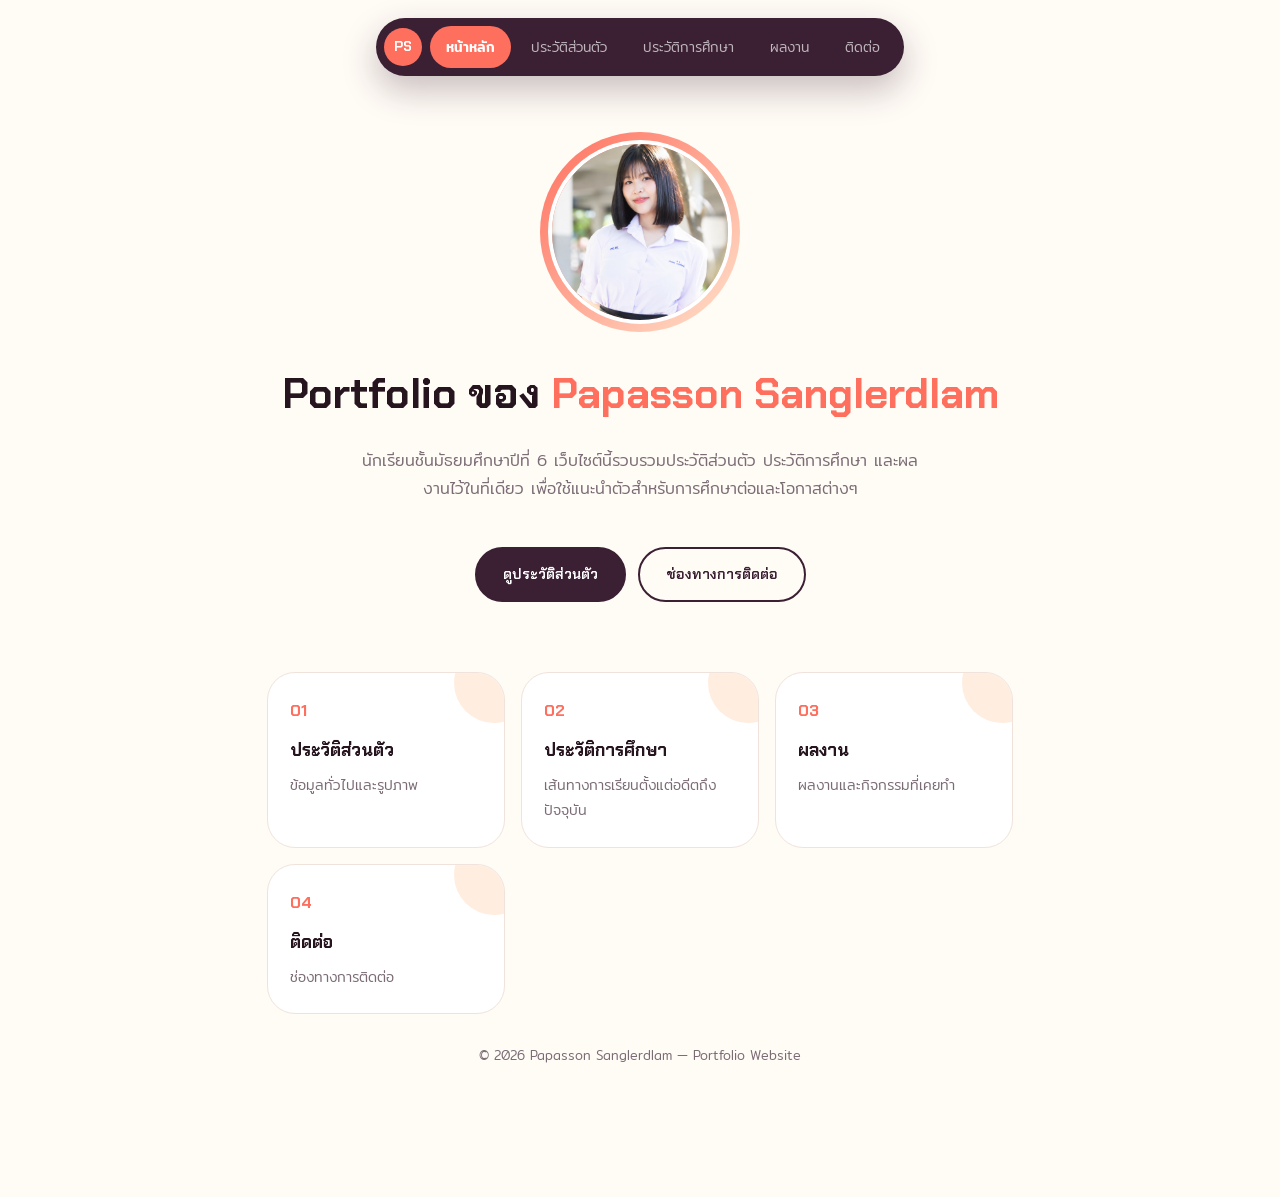
<file: index.html>
<!DOCTYPE html>
<html lang="th">
<head>
<meta charset="UTF-8">
<meta name="viewport" content="width=device-width, initial-scale=1.0">
<title>Portfolio ของ Papasson Sanglerdlam</title>
<link rel="stylesheet" href="style.css">
</head>
<body>

<div class="navwrap">
  <nav class="pillnav">
    <span class="logo">PS</span>
    <a href="index.html" aria-current="page">หน้าหลัก</a>
    <a href="personal.html">ประวัติส่วนตัว</a>
    <a href="education.html">ประวัติการศึกษา</a>
    <a href="activities.html">ผลงาน</a>
    <a href="contact.html">ติดต่อ</a>
  </nav>
</div>

<main>
  <section class="hero">
    <div class="hero-photo-frame">
      <!-- เปลี่ยนรูปได้ที่ personal.html ด้วย -->
      <img class="hero-photo" src="images/ภาพเพรช.png" alt="รูป Papasson Sanglerdlam">
    </div>
    <h1>Portfolio ของ <span class="accent">Papasson Sanglerdlam</span></h1>
    <p class="lede">นักเรียนชั้นมัธยมศึกษาปีที่ 6 เว็บไซต์นี้รวบรวมประวัติส่วนตัว ประวัติการศึกษา และผลงานไว้ในที่เดียว เพื่อใช้แนะนำตัวสำหรับการศึกษาต่อและโอกาสต่างๆ</p>
    <div class="hero-cta">
      <a href="personal.html" class="btn btn-solid">ดูประวัติส่วนตัว</a>
      <a href="contact.html" class="btn btn-ghost">ช่องทางการติดต่อ</a>
    </div>
  </section>

  <section>
    <div class="quick-row">
      <a class="quick-card" href="personal.html">
        <span class="qnum">01</span>
        <h3>ประวัติส่วนตัว</h3>
        <p>ข้อมูลทั่วไปและรูปภาพ</p>
      </a>
      <a class="quick-card" href="education.html">
        <span class="qnum">02</span>
        <h3>ประวัติการศึกษา</h3>
        <p>เส้นทางการเรียนตั้งแต่อดีตถึงปัจจุบัน</p>
      </a>
      <a class="quick-card" href="activities.html">
        <span class="qnum">03</span>
        <h3>ผลงาน</h3>
        <p>ผลงานและกิจกรรมที่เคยทำ</p>
      </a>
      <a class="quick-card" href="contact.html">
        <span class="qnum">04</span>
        <h3>ติดต่อ</h3>
        <p>ช่องทางการติดต่อ</p>
      </a>
    </div>
  </section>

  <footer>&copy; 2026 Papasson Sanglerdlam — Portfolio Website</footer>
</main>

<script src="script.js"></script>
</body>
</html>
</file>
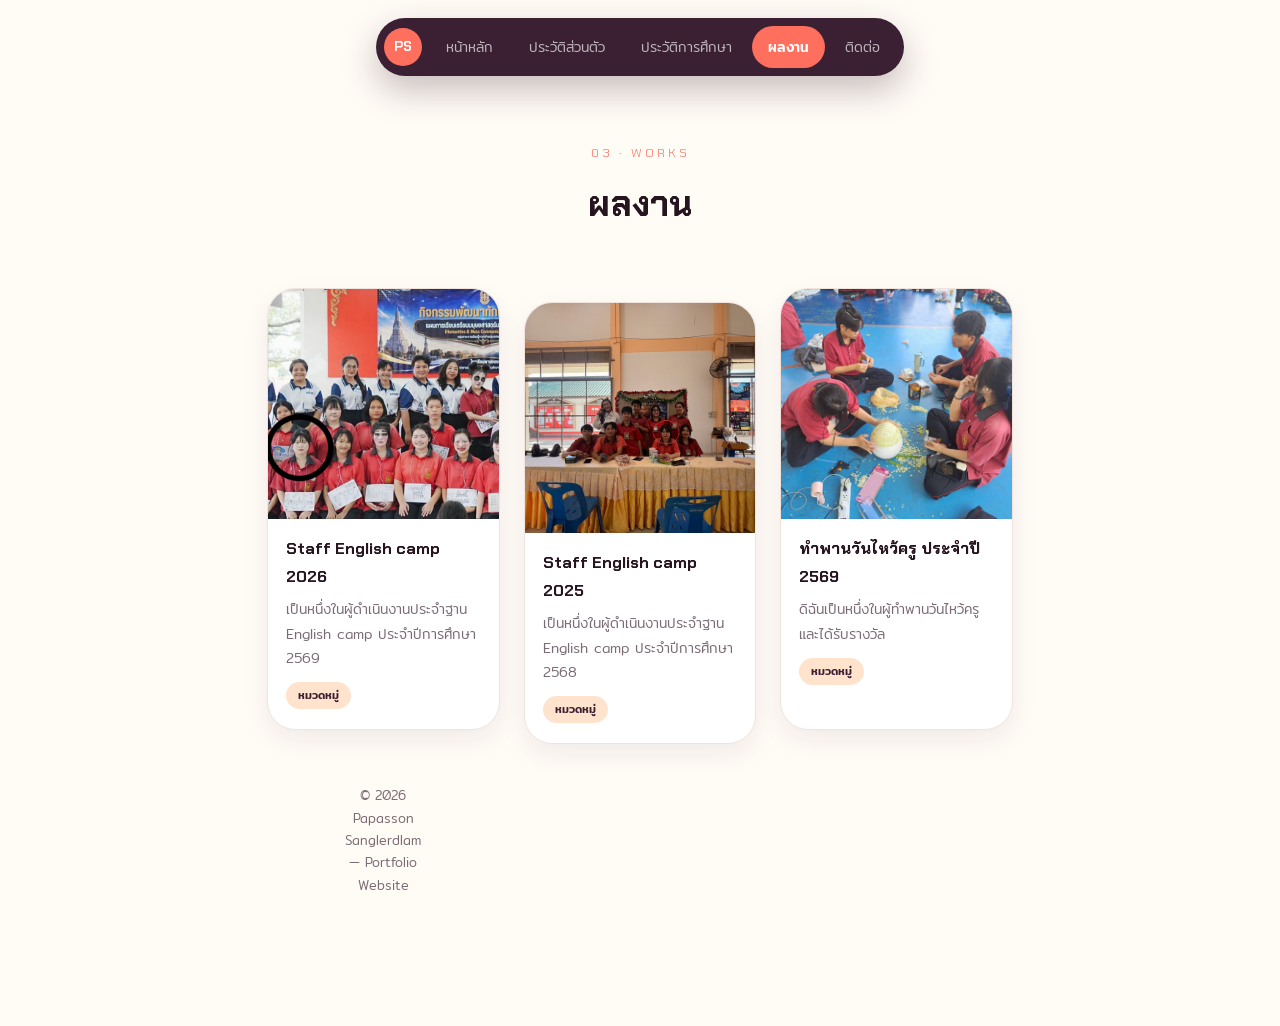
<file: activities.html>
<!DOCTYPE html>
<html lang="th">
<head>
<meta charset="UTF-8">
<meta name="viewport" content="width=device-width, initial-scale=1.0">
<title>ผลงาน | Papasson Sanglerdlam</title>
<link rel="stylesheet" href="style.css">
</head>
<body>

<div class="navwrap">
  <nav class="pillnav">
    <span class="logo">PS</span>
    <a href="index.html">หน้าหลัก</a>
    <a href="personal.html">ประวัติส่วนตัว</a>
    <a href="education.html">ประวัติการศึกษา</a>
    <a href="activities.html" aria-current="page">ผลงาน</a>
    <a href="contact.html">ติดต่อ</a>
  </nav>
</div>

<main>
  <header class="page-header">
    <span class="eyebrow">03 · Works</span>
    <h1>ผลงาน</h1>
  </header>

  <div class="work-grid">
    <!-- คัดลอกบล็อก .work-card ทั้งก้อนเพื่อเพิ่มผลงานใหม่ -->
    <div class="work-card">
      <div class="work-thumb">
        <img src="images/กิจกรรม 1.png" alt="ผลงานที่ 1">
      </div>
      <div class="work-body">
        <h3>Staff English camp 2026</h3>
        <p>เป็นหนึ่งในผู้ดำเนินงานประจำฐาน English camp ประจำปีการศึกษา 2569</p>
        <span class="work-tag">หมวดหมู่</span>
      </div>
    </div>

    <div class="work-card">
      <div class="work-thumb">
        <img src="images/กิจกรรม 2.png" alt="ผลงานที่ 2">
      </div>
      <div class="work-body">
        <h3>Staff English camp 2025</h3>
        <p>เป็นหนึ่งในผู้ดำเนินงานประจำฐาน English camp ประจำปีการศึกษา 2568</p>
        <span class="work-tag">หมวดหมู่</span>
      </div>
    </div>

    <div class="work-card">
      <div class="work-thumb">
        <img src="images/กิจกรรม 3.png" alt="ผลงานที่ 3">
      </div>
      <div class="work-body">
        <h3>ทำพานวันไหว้ครู ประจำปี 2569</h3>
        <p>ดิฉันเป็นหนึ่งในผู้ทำพานวันไหว้ครู และได้รับรางวัล</p>
        <span class="work-tag">หมวดหมู่</span>
      </div>
    </div>
  <footer>&copy; 2026 Papasson Sanglerdlam — Portfolio Website</footer>
</main>

<script src="script.js"></script>
</body>
</html>
</file>
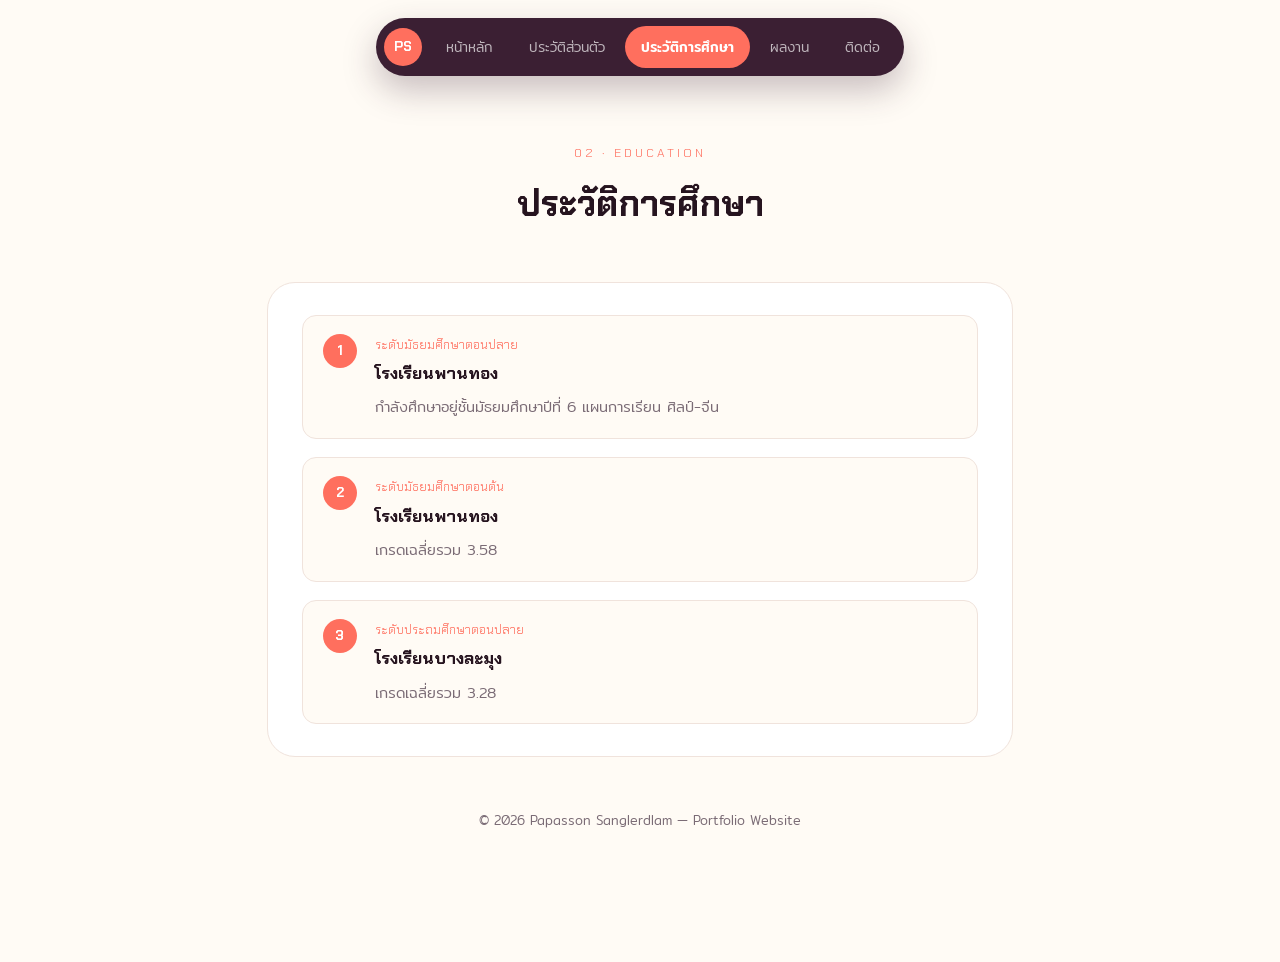
<file: education.html>
<!DOCTYPE html>
<html lang="th">
<head>
<meta charset="UTF-8">
<meta name="viewport" content="width=device-width, initial-scale=1.0">
<title>ประวัติการศึกษา | Papasson Sanglerdlam</title>
<link rel="stylesheet" href="style.css">
</head>
<body>

<div class="navwrap">
  <nav class="pillnav">
    <span class="logo">PS</span>
    <a href="index.html">หน้าหลัก</a>
    <a href="personal.html">ประวัติส่วนตัว</a>
    <a href="education.html" aria-current="page">ประวัติการศึกษา</a>
    <a href="activities.html">ผลงาน</a>
    <a href="contact.html">ติดต่อ</a>
  </nav>
</div>

<main>
  <header class="page-header">
    <span class="eyebrow">02 · Education</span>
    <h1>ประวัติการศึกษา</h1>
  </header>

  <div class="panel">
    <!-- แก้ปี ชื่อโรงเรียน และรายละเอียดในแต่ละ <li> ให้ตรงกับของจริง -->
    <ul class="timeline">
      <li>
        <span class="dot">1</span>
        <div>
          <span class="year">ระดับมัธยมศึกษาตอนปลาย</span>
          <h3>โรงเรียนพานทอง</h3>
          <p>กำลังศึกษาอยู่ชั้นมัธยมศึกษาปีที่ 6 แผนการเรียน ศิลป์-จีน</p>
        </div>
      </li>
      <li>
        <span class="dot">2</span>
        <div>
          <span class="year">ระดับมัธยมศึกษาตอนต้น</span>
          <h3>โรงเรียนพานทอง</h3>
          <p>เกรดเฉลี่ยรวม 3.58</p>
        </div>
      </li>
      <li>
        <span class="dot">3</span>
        <div>
          <span class="year">ระดับประถมศึกษาตอนปลาย</span>
          <h3>โรงเรียนบางละมุง</h3>
          <p>เกรดเฉลี่ยรวม 3.28</p>
        </div>
      </li>
    </ul>
  </div>

  <footer>&copy; 2026 Papasson Sanglerdlam — Portfolio Website</footer>
</main>

<script src="script.js"></script>
</body>
</html>
</file>
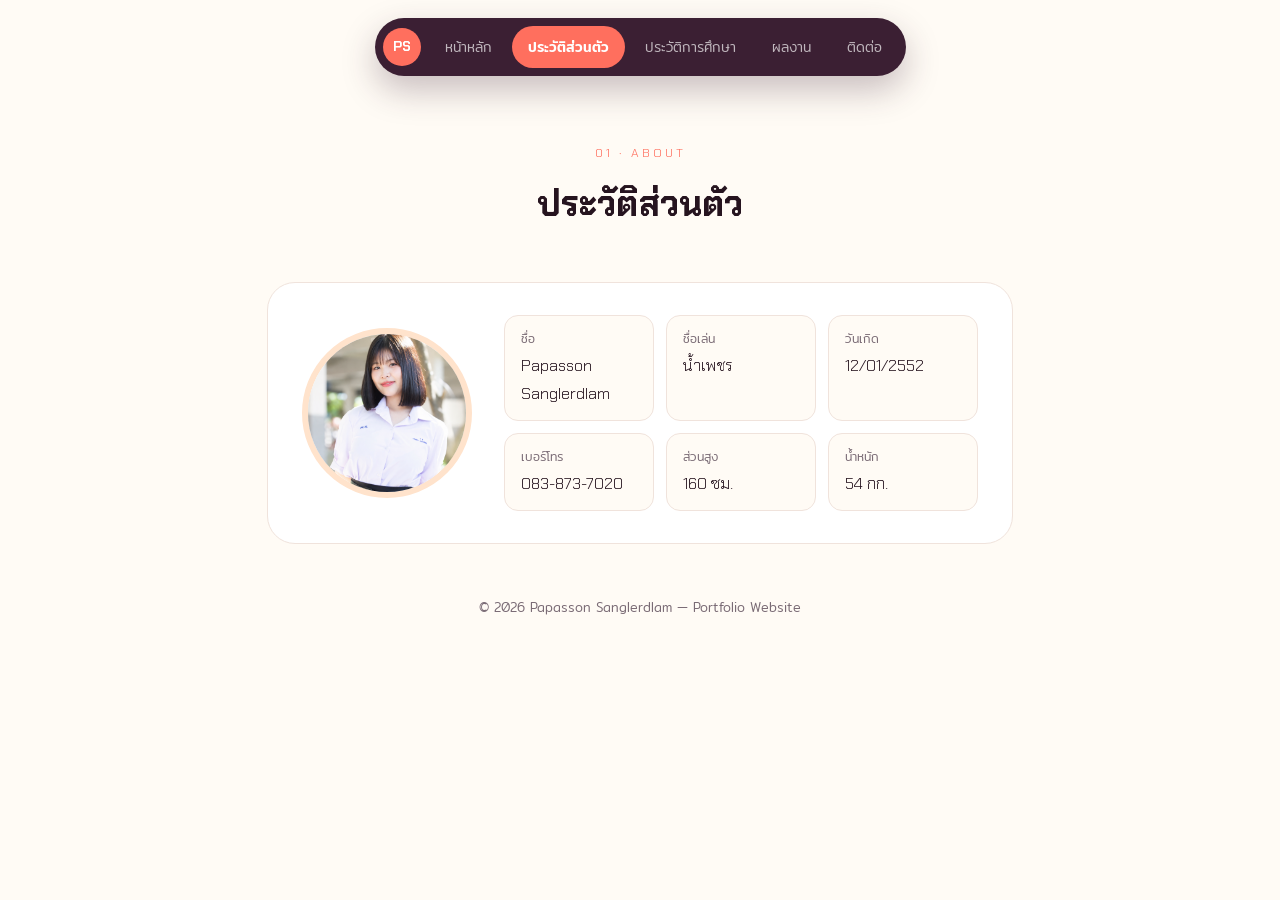
<file: personal.html>
<!DOCTYPE html>
<html lang="th">
<head>
<meta charset="UTF-8">
<meta name="viewport" content="width=device-width, initial-scale=1.0">
<title>ประวัติส่วนตัว | Papasson Sanglerdlam</title>
<link rel="stylesheet" href="style.css">
</head>
<body>

<div class="navwrap">
  <nav class="pillnav">
    <span class="logo">PS</span>
    <a href="index.html">หน้าหลัก</a>
    <a href="personal.html" aria-current="page">ประวัติส่วนตัว</a>
    <a href="education.html">ประวัติการศึกษา</a>
    <a href="activities.html">ผลงาน</a>
    <a href="contact.html">ติดต่อ</a>
  </nav>
</div>

<main>
  <header class="page-header">
    <span class="eyebrow">01 · About</span>
    <h1>ประวัติส่วนตัว</h1>
  </header>

  <div class="panel">
    <div class="about-block">
      <!-- รูปโปรไฟล์: วางไฟล์ไว้ในโฟลเดอร์ images/ แล้วแก้ src ด้านล่างได้เลย -->
      <img class="about-photo" src="images/ภาพเพรช.png" alt="รูป Papasson Sanglerdlam">

      <div class="stat-list">
        <div class="stat-chip"><div class="k">ชื่อ</div><div class="v">Papasson Sanglerdlam</div></div>
        <div class="stat-chip"><div class="k">ชื่อเล่น</div><div class="v">น้ำเพชร</div></div>
        <div class="stat-chip"><div class="k">วันเกิด</div><div class="v">12/01/2552</div></div>
        <div class="stat-chip"><div class="k">เบอร์โทร</div><div class="v">083-873-7020</div></div>
        <div class="stat-chip"><div class="k">ส่วนสูง</div><div class="v">160 ซม.</div></div>
        <div class="stat-chip"><div class="k">น้ำหนัก</div><div class="v">54 กก.</div></div>
      </div>
    </div>
  </div>

  <footer>&copy; 2026 Papasson Sanglerdlam — Portfolio Website</footer>
</main>

<script src="script.js"></script>
</body>
</html>
</file>
<file: style.css>
@import url('https://fonts.googleapis.com/css2?family=Chakra+Petch:wght@400;500;600;700&family=Mitr:wght@300;400;500&display=swap');

:root {
  --plum: #3B1F33;
  --plum-deep: #26141F;
  --coral: #FF6F5E;
  --coral-soft: #FFB199;
  --peach: #FFE3CC;
  --bg: #FFFBF5;
  --panel: #FFFFFF;
  --ink: #241A22;
  --ink-soft: #7A6B75;
  --border: #F0E3DC;
  --r-lg: 28px;
  --r-sm: 14px;
}

* { box-sizing: border-box; }
html { scroll-behavior: smooth; }

body {
  margin: 0;
  background: var(--bg);
  color: var(--ink);
  font-family: 'Mitr', sans-serif;
  font-weight: 300;
  line-height: 1.75;
}

h1, h2, h3 { font-family: 'Chakra Petch', sans-serif; color: var(--plum-deep); margin: 0; }
a { color: inherit; text-decoration: none; }

/* ---------- Floating pill navbar ---------- */
.navwrap {
  position: sticky;
  top: 18px;
  z-index: 60;
  display: flex;
  justify-content: center;
  padding: 0 4vw;
  margin-bottom: 10px;
}

.pillnav {
  display: flex;
  align-items: center;
  gap: 4px;
  background: var(--plum);
  border-radius: 999px;
  padding: 8px;
  box-shadow: 0 14px 34px rgba(59,31,51,0.28);
  max-width: 100%;
  overflow-x: auto;
}

.pillnav .logo {
  width: 38px;
  height: 38px;
  border-radius: 50%;
  background: var(--coral);
  color: #fff;
  font-family: 'Chakra Petch', sans-serif;
  font-weight: 700;
  font-size: 0.85rem;
  display: flex;
  align-items: center;
  justify-content: center;
  flex-shrink: 0;
  margin-right: 4px;
}

.pillnav a {
  padding: 9px 16px;
  border-radius: 999px;
  font-size: 0.86rem;
  color: rgba(255,255,255,0.68);
  white-space: nowrap;
  transition: background 0.2s, color 0.2s;
}

.pillnav a:hover { color: #fff; }

.pillnav a[aria-current="page"] {
  background: var(--coral);
  color: #fff;
  font-weight: 500;
}

main {
  max-width: 900px;
  margin: 0 auto;
  padding: 30px 6vw 80px;
}

.page-header {
  text-align: center;
  margin: 40px 0 46px;
}

.eyebrow {
  font-family: 'Chakra Petch', sans-serif;
  font-size: 0.78rem;
  letter-spacing: 3px;
  color: var(--coral);
  text-transform: uppercase;
}

.page-header h1 { font-size: 2.2rem; margin-top: 8px; }

/* ---------- Hero (index) ---------- */
.hero {
  display: flex;
  flex-direction: column;
  align-items: center;
  text-align: center;
  padding: 34px 0 50px;
}

.hero-photo-frame {
  width: 200px;
  height: 200px;
  border-radius: 50%;
  padding: 8px;
  background: linear-gradient(135deg, var(--coral), var(--peach));
  margin-bottom: 26px;
}

.hero-photo {
  width: 100%;
  height: 100%;
  border-radius: 50%;
  object-fit: cover;
  background: var(--panel);
  border: 4px solid #fff;
}

.hero h1 { font-size: clamp(1.9rem, 5vw, 2.6rem); }
.hero .accent { color: var(--coral); }

.hero p.lede {
  color: var(--ink-soft);
  margin-top: 16px;
  max-width: 48ch;
}

.hero-cta { margin-top: 28px; display: flex; gap: 12px; flex-wrap: wrap; justify-content: center; }

.btn {
  font-family: 'Chakra Petch', sans-serif;
  font-weight: 600;
  font-size: 0.9rem;
  padding: 13px 26px;
  border-radius: 999px;
  border: 2px solid var(--plum);
  transition: transform 0.15s, background 0.2s, color 0.2s;
  display: inline-block;
}
.btn-solid { background: var(--plum); color: #fff; }
.btn-solid:hover { background: var(--plum-deep); transform: translateY(-2px); }
.btn-ghost { color: var(--plum); }
.btn-ghost:hover { background: var(--plum); color: #fff; transform: translateY(-2px); }

/* ---------- Quick links (index) ---------- */
.quick-row {
  display: grid;
  grid-template-columns: repeat(auto-fit, minmax(190px, 1fr));
  gap: 16px;
  margin-top: 20px;
}

.quick-card {
  background: var(--panel);
  border: 1px solid var(--border);
  border-radius: var(--r-lg);
  padding: 24px 22px;
  transition: transform 0.2s, box-shadow 0.2s;
  position: relative;
  overflow: hidden;
}
.quick-card::before {
  content: '';
  position: absolute;
  top: -30px; right: -30px;
  width: 80px; height: 80px;
  border-radius: 50%;
  background: var(--peach);
  opacity: 0.6;
}
.quick-card:hover { transform: translateY(-5px); box-shadow: 0 16px 30px rgba(59,31,51,0.10); }
.quick-card .qnum { font-family: 'Chakra Petch', sans-serif; color: var(--coral); font-weight: 700; position: relative; }
.quick-card h3 { margin-top: 10px; font-size: 1.08rem; position: relative; }
.quick-card p { color: var(--ink-soft); font-size: 0.88rem; margin: 8px 0 0; position: relative; }

/* ---------- Panels ---------- */
.panel {
  background: var(--panel);
  border: 1px solid var(--border);
  border-radius: var(--r-lg);
  padding: 32px 34px;
  margin-bottom: 22px;
}

/* ---------- Personal info ---------- */
.about-block {
  display: flex;
  gap: 32px;
  flex-wrap: wrap;
  align-items: center;
}

.about-photo {
  width: 170px;
  height: 170px;
  border-radius: 50%;
  border: 6px solid var(--peach);
  object-fit: cover;
  background: var(--bg);
  flex-shrink: 0;
  margin: 0 auto;
}

.stat-list {
  flex: 1;
  min-width: 260px;
  display: grid;
  grid-template-columns: repeat(auto-fill, minmax(140px, 1fr));
  gap: 12px;
}

.stat-chip {
  background: var(--bg);
  border-radius: var(--r-sm);
  padding: 12px 16px;
  border: 1px solid var(--border);
}
.stat-chip .k { font-size: 0.76rem; color: var(--ink-soft); }
.stat-chip .v { font-family: 'Chakra Petch', sans-serif; font-size: 1rem; margin-top: 3px; color: var(--plum-deep); }

/* ---------- Timeline (education) — horizontal steps ---------- */
.timeline {
  list-style: none;
  margin: 0;
  padding: 0;
  display: flex;
  flex-direction: column;
  gap: 18px;
}
.timeline li {
  display: flex;
  gap: 18px;
  align-items: flex-start;
  padding: 18px 20px;
  border-radius: var(--r-sm);
  background: var(--bg);
  border: 1px solid var(--border);
}
.timeline .dot {
  width: 34px; height: 34px;
  border-radius: 50%;
  background: var(--coral);
  color: #fff;
  font-family: 'Chakra Petch', sans-serif;
  font-weight: 700;
  font-size: 0.85rem;
  display: flex; align-items: center; justify-content: center;
  flex-shrink: 0;
}
.timeline .year {
  font-family: 'Chakra Petch', sans-serif;
  color: var(--coral);
  font-size: 0.8rem;
  display: block;
}
.timeline h3 { margin-top: 3px; font-size: 1.05rem; }
.timeline p { color: var(--ink-soft); margin: 6px 0 0; font-size: 0.92rem; }

/* ---------- Activities / works — staggered cards ---------- */
.work-grid {
  display: grid;
  grid-template-columns: repeat(auto-fit, minmax(220px, 1fr));
  gap: 24px;
  padding-top: 6px;
}

.work-card {
  border-radius: var(--r-lg);
  overflow: hidden;
  background: var(--panel);
  border: 1px solid var(--border);
  box-shadow: 0 10px 26px rgba(59,31,51,0.07);
  transition: transform 0.25s;
}
.work-card:nth-child(even) { transform: translateY(14px); }
.work-card:hover { transform: translateY(-4px); }

.work-thumb {
  width: 100%;
  aspect-ratio: 1 / 1;
  background: var(--peach);
  display: flex;
  align-items: center;
  justify-content: center;
  color: var(--ink-soft);
  font-size: 0.85rem;
  overflow: hidden;
}
.work-thumb img { width: 100%; height: 100%; object-fit: cover; }

.work-body { padding: 16px 18px 20px; }
.work-body h3 { font-size: 1rem; }
.work-body p { color: var(--ink-soft); font-size: 0.86rem; margin: 6px 0 0; }
.work-tag {
  display: inline-block;
  margin-top: 12px;
  font-size: 0.7rem;
  color: var(--plum);
  background: var(--peach);
  padding: 4px 12px;
  border-radius: 999px;
  font-weight: 500;
}

/* ---------- Contact ---------- */
.contact-grid {
  display: grid;
  grid-template-columns: repeat(auto-fit, minmax(210px, 1fr));
  gap: 16px;
}
.contact-item {
  display: flex;
  align-items: center;
  gap: 14px;
  background: var(--bg);
  border-radius: var(--r-sm);
  padding: 16px 18px;
  border: 1px solid var(--border);
}
.contact-icon {
  width: 42px; height: 42px;
  border-radius: 50%;
  background: var(--plum);
  color: var(--coral-soft);
  display: flex; align-items: center; justify-content: center;
  font-family: 'Chakra Petch', sans-serif;
  font-weight: 700;
  flex-shrink: 0;
}
.contact-item .label { font-size: 0.78rem; color: var(--ink-soft); }
.contact-item .value { font-weight: 500; }

.note {
  background: var(--peach);
  border: 1px dashed var(--coral);
  border-radius: var(--r-sm);
  padding: 14px 18px;
  font-size: 0.86rem;
  color: var(--ink-soft);
}

footer {
  text-align: center;
  padding: 30px 6vw 50px;
  color: var(--ink-soft);
  font-size: 0.8rem;
}

@media (max-width: 620px) {
  .pillnav a { padding: 8px 12px; font-size: 0.8rem; }
}

@media (prefers-reduced-motion: reduce) {
  * { transition: none !important; }
  html { scroll-behavior: auto; }
}

a:focus-visible, button:focus-visible {
  outline: 3px solid var(--coral);
  outline-offset: 2px;
}
</file>
